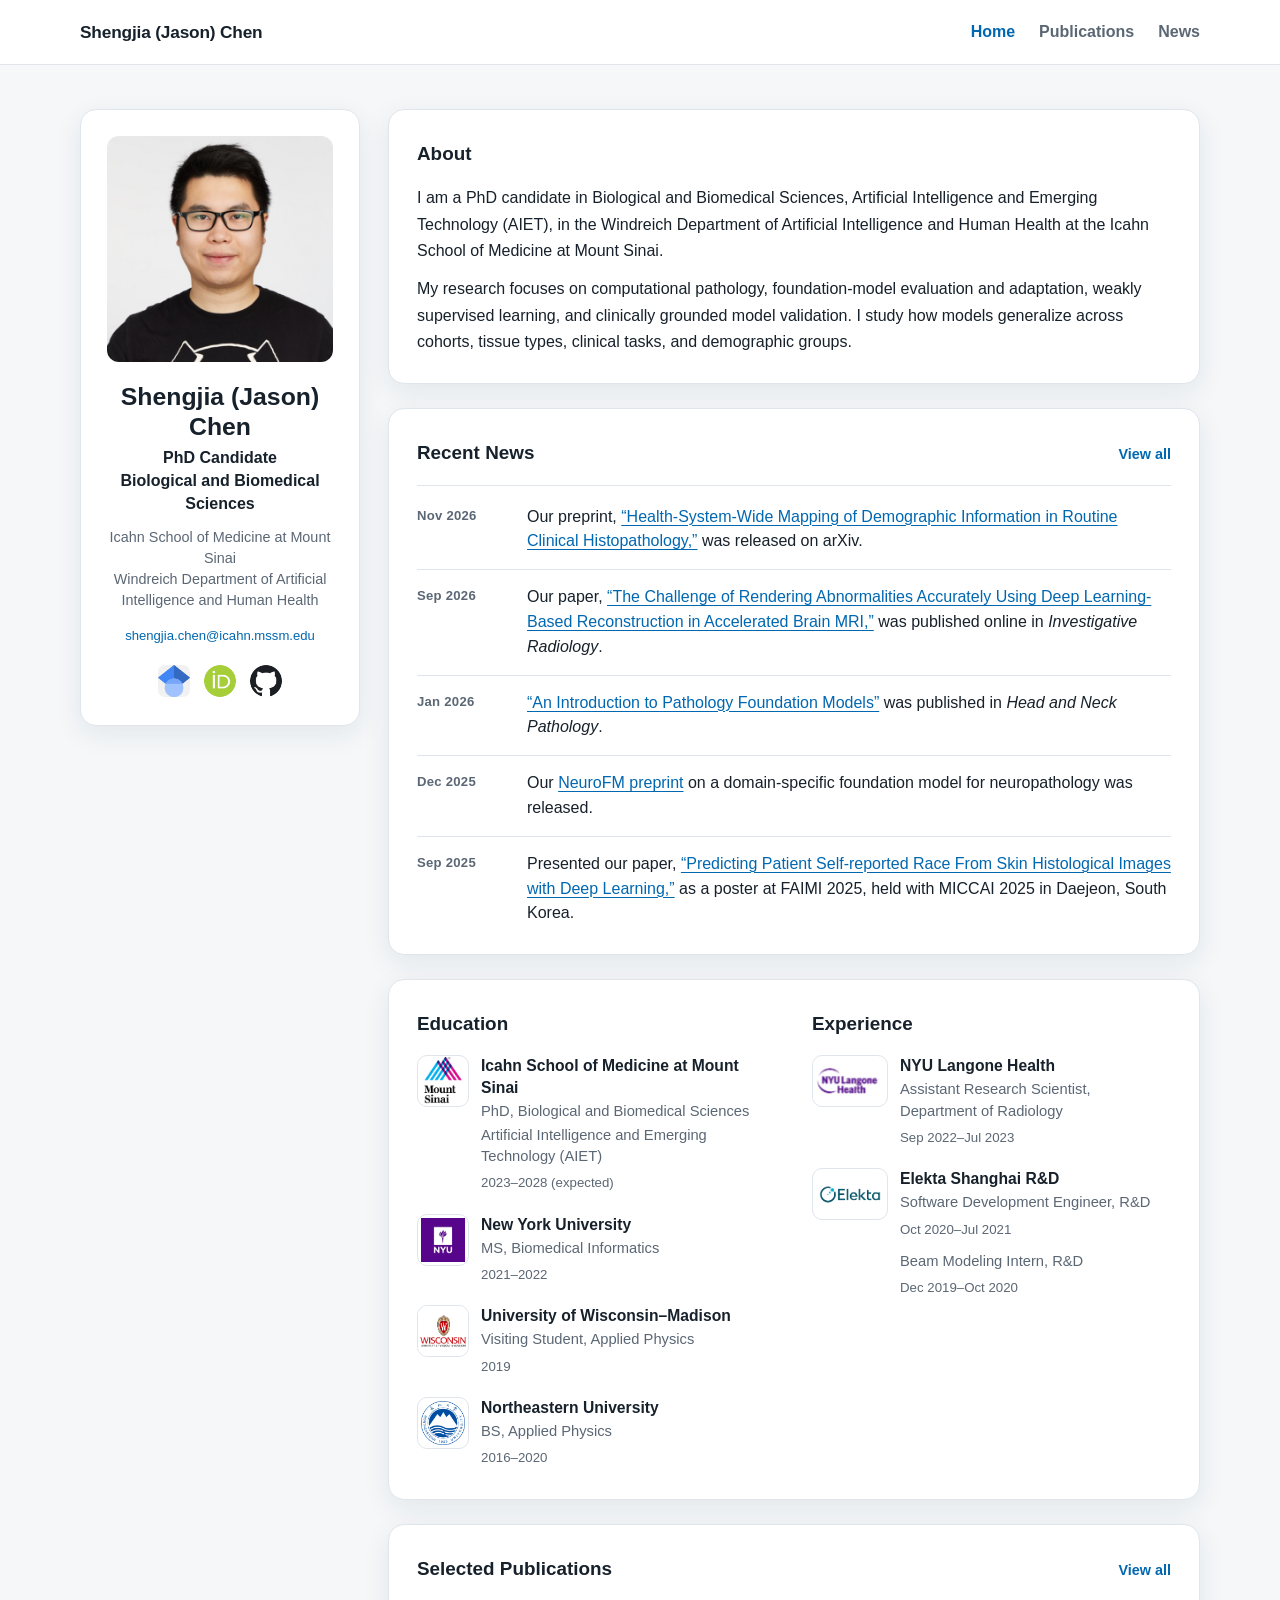
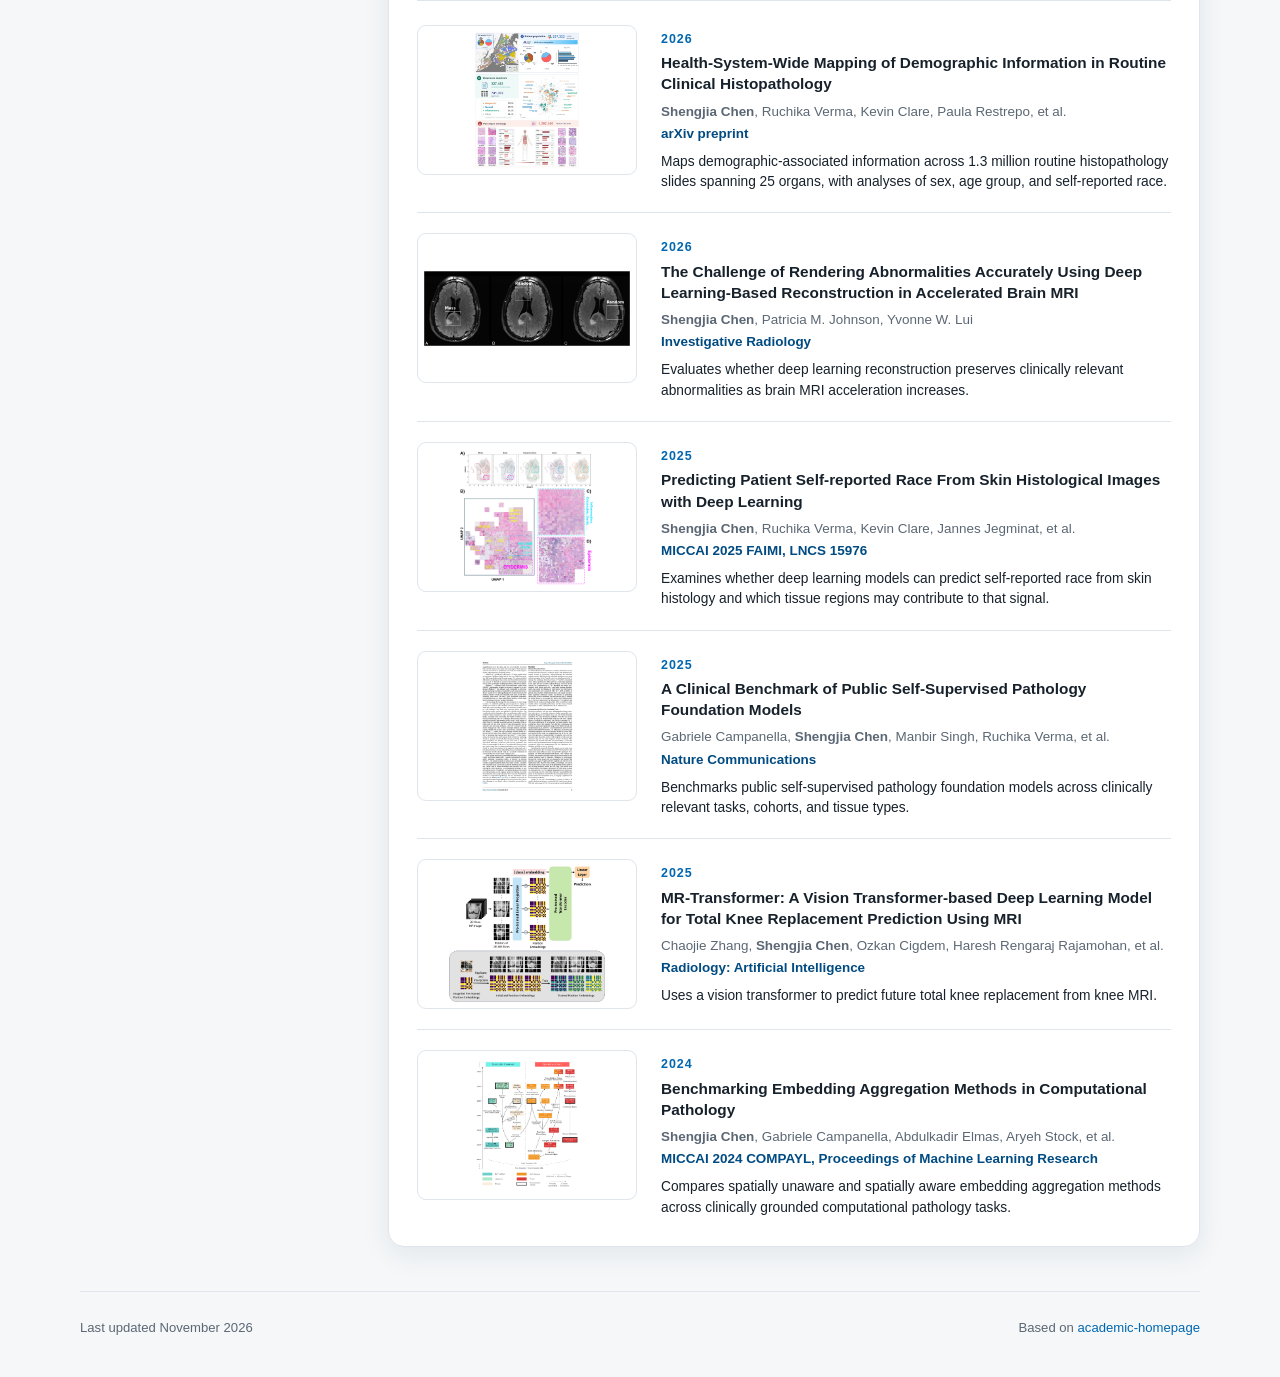
<file: index.html>
<!doctype html>
<html lang="en">
<head>
  <meta charset="utf-8">
  <meta name="viewport" content="width=device-width, initial-scale=1">
  <title>Shengjia (Jason) Chen | Medical AI &amp; Computational Pathology</title>
  <meta name="description" content="Shengjia (Jason) Chen is an AIET PhD candidate in the Windreich Department of Artificial Intelligence and Human Health at the Icahn School of Medicine at Mount Sinai.">
  <meta name="robots" content="index, follow">
  <link rel="canonical" href="https://gaskell-1206.github.io/">
  <meta property="og:type" content="profile">
  <meta property="og:title" content="Shengjia (Jason) Chen | Medical AI &amp; Computational Pathology">
  <meta property="og:description" content="PhD candidate developing and evaluating clinically grounded machine-learning methods for computational pathology, medical imaging, foundation models, and fairness in clinical AI.">
  <meta property="og:url" content="https://gaskell-1206.github.io/">
  <meta property="og:image" content="https://gaskell-1206.github.io/assets/images/headshot.jpg">
  <meta name="twitter:card" content="summary">
  <link rel="stylesheet" href="assets/css/site.css">
  <script type="application/ld+json">
  {
    "@context": "https://schema.org",
    "@type": "Person",
    "name": "Shengjia Chen",
    "alternateName": "Jason Chen",
    "url": "https://gaskell-1206.github.io/",
    "image": "https://gaskell-1206.github.io/assets/images/headshot.jpg",
    "jobTitle": "PhD Candidate",
    "description": "AIET PhD candidate in the Windreich Department of Artificial Intelligence and Human Health working on computational pathology, foundation models, weakly supervised learning, and clinically grounded model evaluation.",
    "affiliation": [
      {
        "@type": "CollegeOrUniversity",
        "name": "Icahn School of Medicine at Mount Sinai"
      },
      {
        "@type": "Organization",
        "name": "Windreich Department of Artificial Intelligence and Human Health"
      },
      {
        "@type": "Organization",
        "name": "Mount Sinai Computational Pathology Lab"
      }
    ],
    "sameAs": [
      "https://scholar.google.com/citations?user=WxidlecAAAAJ&hl=en",
      "https://orcid.org/0000-0003-1556-0679",
      "https://github.com/Gaskell-1206"
    ]
  }
  </script>
</head>
<body>
  <header class="site-header">
    <nav class="nav shell" aria-label="Primary navigation">
      <a class="brand" href="index.html">Shengjia (Jason) Chen</a>
      <div class="nav-links">
        <a aria-current="page" href="index.html">Home</a>
        <a href="publications.html">Publications</a>
        <a href="news.html">News</a>
      </div>
    </nav>
  </header>

  <main class="shell layout">
    <aside class="profile-card">
      <img class="portrait" src="assets/images/headshot.jpg" alt="Portrait of Shengjia Chen">
      <h1>Shengjia (Jason) Chen</h1>
      <p class="role">PhD Candidate<br>Biological and Biomedical Sciences</p>
      <p class="affiliation">Icahn School of Medicine at Mount Sinai<br>Windreich Department of Artificial Intelligence and Human Health</p>
      <a class="email" href="mailto:shengjia.chen@icahn.mssm.edu">shengjia.chen@icahn.mssm.edu</a>
      <div class="profile-links" aria-label="Academic profiles">
        <a class="social-icon social-icon-scholar" aria-label="Google Scholar" title="Google Scholar" href="https://scholar.google.com/citations?user=WxidlecAAAAJ&amp;hl=en" target="_blank" rel="noopener"><img src="assets/images/social/google-scholar.png" alt=""></a>
        <a class="social-icon" aria-label="ORCID" title="ORCID" href="https://orcid.org/0000-0003-1556-0679" target="_blank" rel="noopener"><img src="assets/images/social/orcid.png" alt=""></a>
        <a class="social-icon" aria-label="GitHub" title="GitHub" href="https://github.com/Gaskell-1206" target="_blank" rel="noopener"><img src="assets/images/social/github.png" alt=""></a>
      </div>
    </aside>

    <div class="content">
      <section class="card intro">
        <h2>About</h2>
        <p>I am a PhD candidate in Biological and Biomedical Sciences, Artificial Intelligence and Emerging Technology (AIET), in the Windreich Department of Artificial Intelligence and Human Health at the Icahn School of Medicine at Mount Sinai.</p>
        <p>My research focuses on computational pathology, foundation-model evaluation and adaptation, weakly supervised learning, and clinically grounded model validation. I study how models generalize across cohorts, tissue types, clinical tasks, and demographic groups.</p>
      </section>

      <section class="card">
        <div class="section-heading">
          <h2>Recent News</h2>
          <a href="news.html">View all</a>
        </div>
        <div class="news-list" aria-label="Recent research and career updates">
          <article class="news-item">
            <time datetime="2026-11-06">Nov 2026</time>
            <p>Our preprint, <a href="https://arxiv.org/abs/2611.09851" target="_blank" rel="noopener">“Health-System-Wide Mapping of Demographic Information in Routine Clinical Histopathology,”</a> was released on arXiv.</p>
          </article>
          <article class="news-item">
            <time datetime="2026-09-14">Sep 2026</time>
            <p>Our paper, <a href="https://doi.org/10.1097/RLI.0000000000001308" target="_blank" rel="noopener">“The Challenge of Rendering Abnormalities Accurately Using Deep Learning-Based Reconstruction in Accelerated Brain MRI,”</a> was published online in <em>Investigative Radiology</em>.</p>
          </article>
          <article class="news-item">
            <time datetime="2026-01">Jan 2026</time>
            <p><a href="https://doi.org/10.1007/s12105-025-01878-9" target="_blank" rel="noopener">“An Introduction to Pathology Foundation Models”</a> was published in <em>Head and Neck Pathology</em>.</p>
          </article>
          <article class="news-item">
            <time datetime="2025-12">Dec 2025</time>
            <p>Our <a href="https://arxiv.org/abs/2512.05993" target="_blank" rel="noopener">NeuroFM preprint</a> on a domain-specific foundation model for neuropathology was released.</p>
          </article>
          <article class="news-item">
            <time datetime="2025-09">Sep 2025</time>
            <p>Presented our paper, <a href="https://doi.org/10.1007/978-3-032-05870-6_11" target="_blank" rel="noopener">“Predicting Patient Self-reported Race From Skin Histological Images with Deep Learning,”</a> as a poster at FAIMI 2025, held with MICCAI 2025 in Daejeon, South Korea.</p>
          </article>
        </div>
      </section>

      <section class="card split-card">
        <div>
          <h2>Education</h2>
          <div class="education-item">
            <div class="school-logo school-logo-mount-sinai"><img src="assets/images/education/mount-sinai.png" alt="Icahn School of Medicine at Mount Sinai logo"></div>
            <div class="timeline-item">
              <h3>Icahn School of Medicine at Mount Sinai</h3>
              <p>PhD, Biological and Biomedical Sciences</p>
              <p>Artificial Intelligence and Emerging Technology (AIET)</p>
              <span>2023–2028 (expected)</span>
            </div>
          </div>
          <div class="education-item">
            <div class="school-logo"><img src="assets/images/education/nyu.png" alt="New York University logo"></div>
            <div class="timeline-item">
              <h3>New York University</h3>
              <p>MS, Biomedical Informatics</p>
              <span>2021–2022</span>
            </div>
          </div>
          <div class="education-item">
            <div class="school-logo school-logo-wisconsin"><img src="assets/images/education/wisconsin-madison.png" alt="University of Wisconsin–Madison logo"></div>
            <div class="timeline-item">
              <h3>University of Wisconsin–Madison</h3>
              <p>Visiting Student, Applied Physics</p>
              <span>2019</span>
            </div>
          </div>
          <div class="education-item">
            <div class="school-logo"><img src="assets/images/education/northeastern.png" alt="Northeastern University logo"></div>
            <div class="timeline-item">
              <h3>Northeastern University</h3>
              <p>BS, Applied Physics</p>
              <span>2016–2020</span>
            </div>
          </div>
        </div>
        <div>
          <h2>Experience</h2>
          <div class="experience-item">
            <div class="organization-logo organization-logo-nyu-langone"><img src="assets/images/experience/nyu-langone.png" alt="NYU Langone Health logo"></div>
            <div class="timeline-item">
              <h3>NYU Langone Health</h3>
              <p>Assistant Research Scientist, Department of Radiology</p>
              <span>Sep 2022–Jul 2023</span>
            </div>
          </div>
          <div class="experience-item">
            <div class="organization-logo"><img src="assets/images/experience/elekta.png" alt="Elekta logo"></div>
            <div class="timeline-item">
              <h3>Elekta Shanghai R&amp;D</h3>
              <div class="timeline-role">
                <p>Software Development Engineer, R&amp;D</p>
                <span>Oct 2020–Jul 2021</span>
              </div>
              <div class="timeline-role">
                <p>Beam Modeling Intern, R&amp;D</p>
                <span>Dec 2019–Oct 2020</span>
              </div>
            </div>
          </div>
        </div>
      </section>

      <section class="card">
        <div class="section-heading">
          <h2>Selected Publications</h2>
          <a href="publications.html">View all</a>
        </div>
        <article class="publication featured">
          <img src="assets/images/publications/demographic-histopathology.jpg" alt="Map of the Mount Sinai Health System patient population and cohort demographic distributions">
          <div><span class="year">2026</span><h3><a href="https://arxiv.org/abs/2611.09851" target="_blank" rel="noopener">Health-System-Wide Mapping of Demographic Information in Routine Clinical Histopathology</a></h3><p class="authors"><strong>Shengjia Chen</strong>, Ruchika Verma, Kevin Clare, Paula Restrepo, et al.</p><p class="venue">arXiv preprint</p><p class="summary">Maps demographic-associated information across 1.3 million routine histopathology slides spanning 25 organs, with analyses of sex, age group, and self-reported race.</p></div>
        </article>
        <article class="publication featured">
          <img src="assets/images/publications/accelerated-brain-mri-figure1.jpg" alt="Complete three-panel figure showing an annotated brain MRI abnormality and two randomly selected comparison regions">
          <div><span class="year">2026</span><h3><a href="https://doi.org/10.1097/RLI.0000000000001308" target="_blank" rel="noopener">The Challenge of Rendering Abnormalities Accurately Using Deep Learning-Based Reconstruction in Accelerated Brain MRI</a></h3><p class="authors"><strong>Shengjia Chen</strong>, Patricia M. Johnson, Yvonne W. Lui</p><p class="venue">Investigative Radiology</p><p class="summary">Evaluates whether deep learning reconstruction preserves clinically relevant abnormalities as brain MRI acceleration increases.</p></div>
        </article>
        <article class="publication featured">
          <img src="assets/images/publications/saif-skin-cover.png" alt="Histology-tile UMAP highlighting inflammation-related and epidermal regions">
          <div><span class="year">2025</span><h3><a href="https://doi.org/10.1007/978-3-032-05870-6_11" target="_blank" rel="noopener">Predicting Patient Self-reported Race From Skin Histological Images with Deep Learning</a></h3><p class="authors"><strong>Shengjia Chen</strong>, Ruchika Verma, Kevin Clare, Jannes Jegminat, et al.</p><p class="venue">MICCAI 2025 FAIMI, LNCS 15976</p><p class="summary">Examines whether deep learning models can predict self-reported race from skin histology and which tissue regions may contribute to that signal.</p></div>
        </article>
        <article class="publication featured">
          <img src="assets/images/publications/fm-clinical-benchmark.jpg" alt="Pathology foundation-model benchmark visualization">
          <div><span class="year">2025</span><h3><a href="https://doi.org/10.1038/s41467-025-58796-1" target="_blank" rel="noopener">A Clinical Benchmark of Public Self-Supervised Pathology Foundation Models</a></h3><p class="authors">Gabriele Campanella, <strong>Shengjia Chen</strong>, Manbir Singh, Ruchika Verma, et al.</p><p class="venue">Nature Communications</p><p class="summary">Benchmarks public self-supervised pathology foundation models across clinically relevant tasks, cohorts, and tissue types.</p></div>
        </article>
        <article class="publication featured">
          <img src="assets/images/publications/mr-transformer.jpg" alt="MR-Transformer architecture for knee MRI-based total knee replacement prediction">
          <div><span class="year">2025</span><h3><a href="https://doi.org/10.1148/ryai.240373" target="_blank" rel="noopener">MR-Transformer: A Vision Transformer-based Deep Learning Model for Total Knee Replacement Prediction Using MRI</a></h3><p class="authors">Chaojie Zhang, <strong>Shengjia Chen</strong>, Ozkan Cigdem, Haresh Rengaraj Rajamohan, et al.</p><p class="venue">Radiology: Artificial Intelligence</p><p class="summary">Uses a vision transformer to predict future total knee replacement from knee MRI.</p></div>
        </article>
        <article class="publication featured">
          <img src="assets/images/publications/aggregation-methods-figure1.png" alt="Timeline of spatially unaware and spatially aware embedding aggregation methods">
          <div><span class="year">2024</span><h3><a href="https://proceedings.mlr.press/v254/chen24a.html" target="_blank" rel="noopener">Benchmarking Embedding Aggregation Methods in Computational Pathology</a></h3><p class="authors"><strong>Shengjia Chen</strong>, Gabriele Campanella, Abdulkadir Elmas, Aryeh Stock, et al.</p><p class="venue">MICCAI 2024 COMPAYL, Proceedings of Machine Learning Research</p><p class="summary">Compares spatially unaware and spatially aware embedding aggregation methods across clinically grounded computational pathology tasks.</p></div>
        </article>
      </section>
    </div>
  </main>

  <footer class="footer shell">
    <span>Last updated November 2026</span>
    <span>Based on <a href="https://github.com/luost26/academic-homepage" target="_blank" rel="noopener">academic-homepage</a></span>
  </footer>
</body>
</html>
</file>
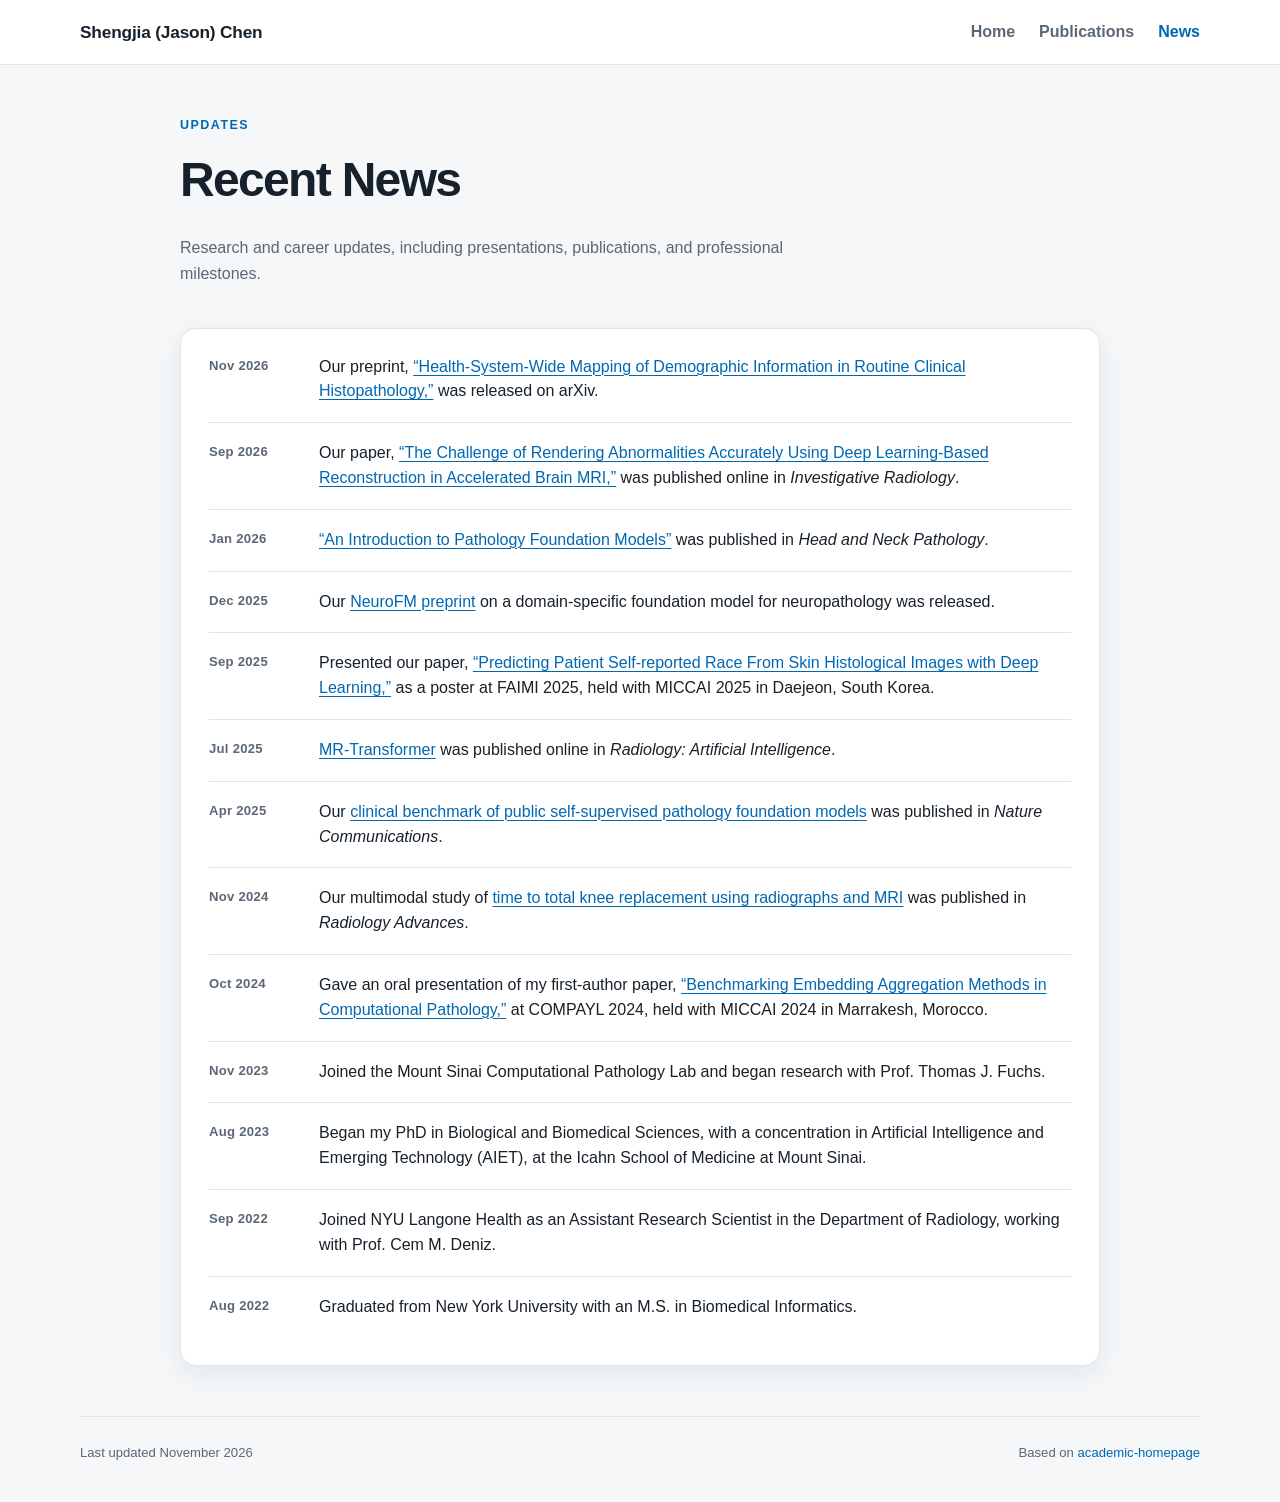
<file: news.html>
<!doctype html>
<html lang="en">
<head>
  <meta charset="utf-8">
  <meta name="viewport" content="width=device-width, initial-scale=1">
  <title>Recent News · Shengjia (Jason) Chen</title>
  <meta name="description" content="Research and career updates from Shengjia Chen, including presentations, publications, and professional milestones.">
  <meta name="robots" content="index, follow">
  <link rel="canonical" href="https://gaskell-1206.github.io/news.html">
  <meta property="og:type" content="website">
  <meta property="og:title" content="Recent News · Shengjia (Jason) Chen">
  <meta property="og:description" content="Research and career updates from Shengjia Chen.">
  <meta property="og:url" content="https://gaskell-1206.github.io/news.html">
  <meta property="og:image" content="https://gaskell-1206.github.io/assets/images/headshot.jpg">
  <meta name="twitter:card" content="summary">
  <link rel="stylesheet" href="assets/css/site.css">
  <script type="application/ld+json">
  {
    "@context": "https://schema.org",
    "@type": "CollectionPage",
    "name": "Recent News · Shengjia (Jason) Chen",
    "url": "https://gaskell-1206.github.io/news.html",
    "description": "Research and career updates from Shengjia Chen, including presentations, publications, and professional milestones.",
    "author": {
      "@type": "Person",
      "name": "Shengjia Chen",
      "alternateName": "Jason Chen",
      "url": "https://gaskell-1206.github.io/"
    }
  }
  </script>
</head>
<body>
  <header class="site-header">
    <nav class="nav shell" aria-label="Primary navigation">
      <a class="brand" href="index.html">Shengjia (Jason) Chen</a>
      <div class="nav-links">
        <a href="index.html">Home</a>
        <a href="publications.html">Publications</a>
        <a aria-current="page" href="news.html">News</a>
      </div>
    </nav>
  </header>

  <main class="shell news-page">
    <header class="page-heading">
      <p class="eyebrow">Updates</p>
      <h1>Recent News</h1>
      <p>Research and career updates, including presentations, publications, and professional milestones.</p>
    </header>

    <section class="card news-feed" aria-label="News archive">
      <div class="news-list">
        <article class="news-item">
          <time datetime="2026-11-06">Nov 2026</time>
          <p>Our preprint, <a href="https://arxiv.org/abs/2611.09851" target="_blank" rel="noopener">“Health-System-Wide Mapping of Demographic Information in Routine Clinical Histopathology,”</a> was released on arXiv.</p>
        </article>
        <article class="news-item">
          <time datetime="2026-09-14">Sep 2026</time>
          <p>Our paper, <a href="https://doi.org/10.1097/RLI.0000000000001308" target="_blank" rel="noopener">“The Challenge of Rendering Abnormalities Accurately Using Deep Learning-Based Reconstruction in Accelerated Brain MRI,”</a> was published online in <em>Investigative Radiology</em>.</p>
        </article>
        <article class="news-item">
          <time datetime="2026-01">Jan 2026</time>
          <p><a href="https://doi.org/10.1007/s12105-025-01878-9" target="_blank" rel="noopener">“An Introduction to Pathology Foundation Models”</a> was published in <em>Head and Neck Pathology</em>.</p>
        </article>
        <article class="news-item">
          <time datetime="2025-12">Dec 2025</time>
          <p>Our <a href="https://arxiv.org/abs/2512.05993" target="_blank" rel="noopener">NeuroFM preprint</a> on a domain-specific foundation model for neuropathology was released.</p>
        </article>
        <article class="news-item">
          <time datetime="2025-09">Sep 2025</time>
          <p>Presented our paper, <a href="https://doi.org/10.1007/978-3-032-05870-6_11" target="_blank" rel="noopener">“Predicting Patient Self-reported Race From Skin Histological Images with Deep Learning,”</a> as a poster at FAIMI 2025, held with MICCAI 2025 in Daejeon, South Korea.</p>
        </article>
        <article class="news-item">
          <time datetime="2025-07">Jul 2025</time>
          <p><a href="https://doi.org/10.1148/ryai.240373" target="_blank" rel="noopener">MR-Transformer</a> was published online in <em>Radiology: Artificial Intelligence</em>.</p>
        </article>
        <article class="news-item">
          <time datetime="2025-04">Apr 2025</time>
          <p>Our <a href="https://doi.org/10.1038/s41467-025-58796-1" target="_blank" rel="noopener">clinical benchmark of public self-supervised pathology foundation models</a> was published in <em>Nature Communications</em>.</p>
        </article>
        <article class="news-item">
          <time datetime="2024-11">Nov 2024</time>
          <p>Our multimodal study of <a href="https://doi.org/10.1093/radadv/umae030" target="_blank" rel="noopener">time to total knee replacement using radiographs and MRI</a> was published in <em>Radiology Advances</em>.</p>
        </article>
        <article class="news-item">
          <time datetime="2024-10">Oct 2024</time>
          <p>Gave an oral presentation of my first-author paper, <a href="https://proceedings.mlr.press/v254/chen24a.html" target="_blank" rel="noopener">“Benchmarking Embedding Aggregation Methods in Computational Pathology,”</a> at COMPAYL 2024, held with MICCAI 2024 in Marrakesh, Morocco.</p>
        </article>
        <article class="news-item">
          <time datetime="2023-11">Nov 2023</time>
          <p>Joined the Mount Sinai Computational Pathology Lab and began research with Prof. Thomas J. Fuchs.</p>
        </article>
        <article class="news-item">
          <time datetime="2023-08">Aug 2023</time>
          <p>Began my PhD in Biological and Biomedical Sciences, with a concentration in Artificial Intelligence and Emerging Technology (AIET), at the Icahn School of Medicine at Mount Sinai.</p>
        </article>
        <article class="news-item">
          <time datetime="2022-09">Sep 2022</time>
          <p>Joined NYU Langone Health as an Assistant Research Scientist in the Department of Radiology, working with Prof. Cem M. Deniz.</p>
        </article>
        <article class="news-item">
          <time datetime="2022-08">Aug 2022</time>
          <p>Graduated from New York University with an M.S. in Biomedical Informatics.</p>
        </article>
      </div>
    </section>
  </main>

  <footer class="footer shell">
    <span>Last updated November 2026</span>
    <span>Based on <a href="https://github.com/luost26/academic-homepage" target="_blank" rel="noopener">academic-homepage</a></span>
  </footer>
</body>
</html>
</file>
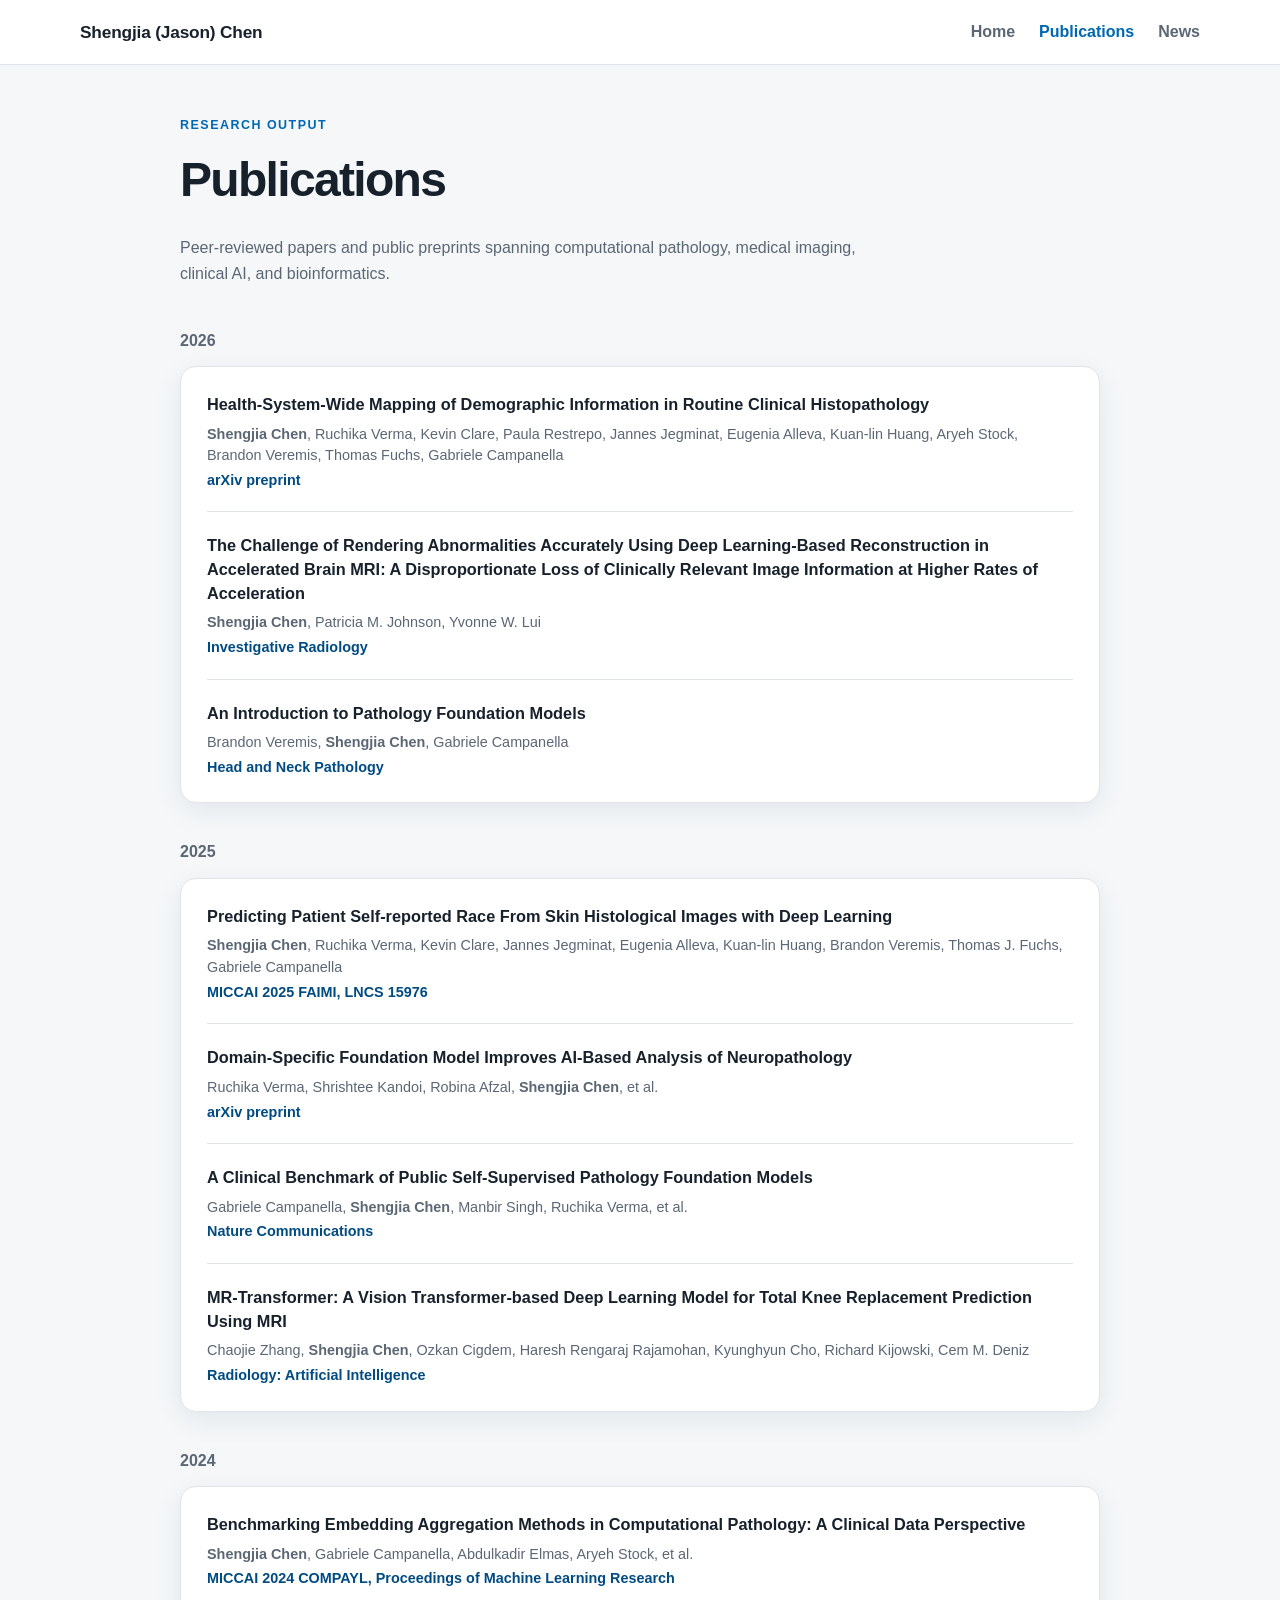
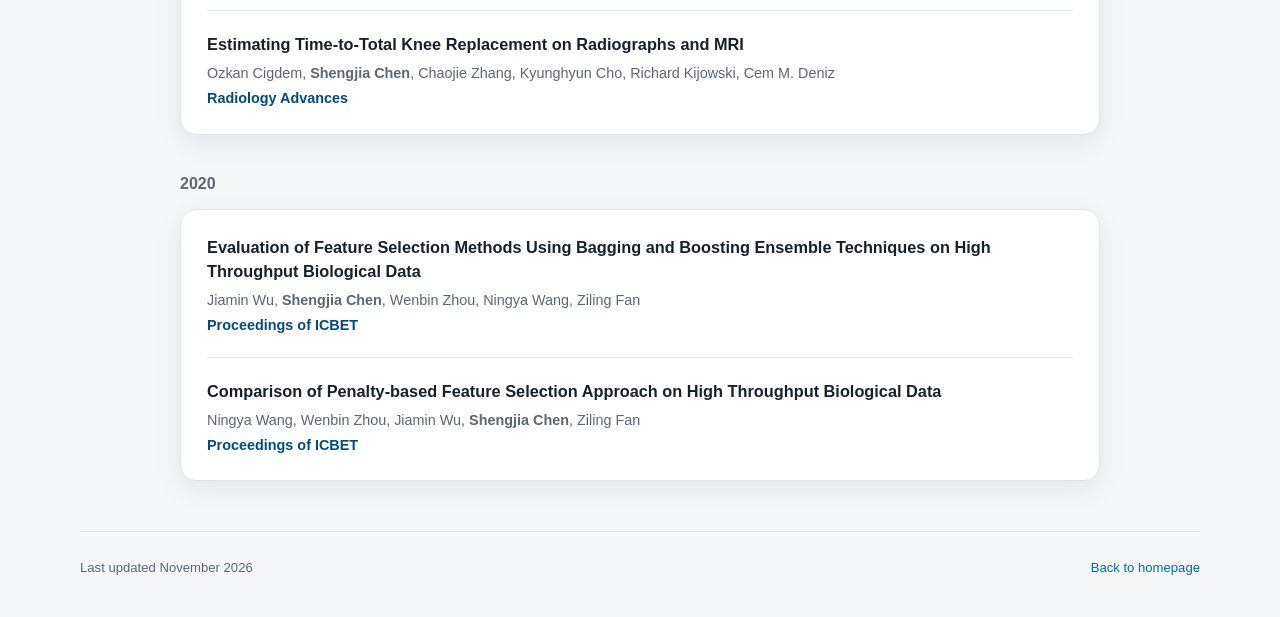
<file: publications.html>
<!doctype html>
<html lang="en">
<head>
  <meta charset="utf-8">
  <meta name="viewport" content="width=device-width, initial-scale=1">
  <title>Publications · Shengjia (Jason) Chen</title>
  <meta name="description" content="Publications by Shengjia Chen in computational pathology, medical imaging, clinical AI, and bioinformatics.">
  <meta name="robots" content="index, follow">
  <link rel="canonical" href="https://gaskell-1206.github.io/publications.html">
  <meta property="og:type" content="website">
  <meta property="og:title" content="Publications · Shengjia (Jason) Chen">
  <meta property="og:description" content="Peer-reviewed papers and public preprints by Shengjia Chen in computational pathology, medical imaging, clinical AI, and bioinformatics.">
  <meta property="og:url" content="https://gaskell-1206.github.io/publications.html">
  <meta property="og:image" content="https://gaskell-1206.github.io/assets/images/headshot.jpg">
  <meta name="twitter:card" content="summary">
  <link rel="stylesheet" href="assets/css/site.css">
  <script type="application/ld+json">
  {
    "@context": "https://schema.org",
    "@type": "CollectionPage",
    "name": "Publications · Shengjia (Jason) Chen",
    "url": "https://gaskell-1206.github.io/publications.html",
    "description": "Peer-reviewed papers and public preprints by Shengjia Chen in computational pathology, medical imaging, clinical AI, and bioinformatics.",
    "about": {
      "@type": "Person",
      "name": "Shengjia Chen",
      "alternateName": "Jason Chen",
      "url": "https://gaskell-1206.github.io/"
    }
  }
  </script>
</head>
<body>
  <header class="site-header">
    <nav class="nav shell" aria-label="Primary navigation">
      <a class="brand" href="index.html">Shengjia (Jason) Chen</a>
      <div class="nav-links">
        <a href="index.html">Home</a>
        <a aria-current="page" href="publications.html">Publications</a>
        <a href="news.html">News</a>
      </div>
    </nav>
  </header>

  <main class="shell publications-page">
    <header class="page-heading">
      <p class="eyebrow">Research output</p>
      <h1>Publications</h1>
      <p>Peer-reviewed papers and public preprints spanning computational pathology, medical imaging, clinical AI, and bioinformatics.</p>
    </header>

    <section aria-labelledby="year-2026">
      <h2 class="year-heading" id="year-2026">2026</h2>
      <div class="card publication-list">
        <article class="publication"><div><h3><a href="https://arxiv.org/abs/2611.09851" target="_blank" rel="noopener">Health-System-Wide Mapping of Demographic Information in Routine Clinical Histopathology</a></h3><p><strong>Shengjia Chen</strong>, Ruchika Verma, Kevin Clare, Paula Restrepo, Jannes Jegminat, Eugenia Alleva, Kuan-lin Huang, Aryeh Stock, Brandon Veremis, Thomas Fuchs, Gabriele Campanella</p><p class="venue">arXiv preprint</p></div></article>
        <article class="publication"><div><h3><a href="https://doi.org/10.1097/RLI.0000000000001308" target="_blank" rel="noopener">The Challenge of Rendering Abnormalities Accurately Using Deep Learning-Based Reconstruction in Accelerated Brain MRI: A Disproportionate Loss of Clinically Relevant Image Information at Higher Rates of Acceleration</a></h3><p><strong>Shengjia Chen</strong>, Patricia M. Johnson, Yvonne W. Lui</p><p class="venue">Investigative Radiology</p></div></article>
        <article class="publication"><div><h3><a href="https://doi.org/10.1007/s12105-025-01878-9" target="_blank" rel="noopener">An Introduction to Pathology Foundation Models</a></h3><p>Brandon Veremis, <strong>Shengjia Chen</strong>, Gabriele Campanella</p><p class="venue">Head and Neck Pathology</p></div></article>
      </div>
    </section>

    <section aria-labelledby="year-2025">
      <h2 class="year-heading" id="year-2025">2025</h2>
      <div class="card publication-list">
        <article class="publication"><div><h3><a href="https://doi.org/10.1007/978-3-032-05870-6_11" target="_blank" rel="noopener">Predicting Patient Self-reported Race From Skin Histological Images with Deep Learning</a></h3><p><strong>Shengjia Chen</strong>, Ruchika Verma, Kevin Clare, Jannes Jegminat, Eugenia Alleva, Kuan-lin Huang, Brandon Veremis, Thomas J. Fuchs, Gabriele Campanella</p><p class="venue">MICCAI 2025 FAIMI, LNCS 15976</p></div></article>
        <article class="publication"><div><h3><a href="https://arxiv.org/abs/2512.05993" target="_blank" rel="noopener">Domain-Specific Foundation Model Improves AI-Based Analysis of Neuropathology</a></h3><p>Ruchika Verma, Shrishtee Kandoi, Robina Afzal, <strong>Shengjia Chen</strong>, et al.</p><p class="venue">arXiv preprint</p></div></article>
        <article class="publication"><div><h3><a href="https://doi.org/10.1038/s41467-025-58796-1" target="_blank" rel="noopener">A Clinical Benchmark of Public Self-Supervised Pathology Foundation Models</a></h3><p>Gabriele Campanella, <strong>Shengjia Chen</strong>, Manbir Singh, Ruchika Verma, et al.</p><p class="venue">Nature Communications</p></div></article>
        <article class="publication"><div><h3><a href="https://doi.org/10.1148/ryai.240373" target="_blank" rel="noopener">MR-Transformer: A Vision Transformer-based Deep Learning Model for Total Knee Replacement Prediction Using MRI</a></h3><p>Chaojie Zhang, <strong>Shengjia Chen</strong>, Ozkan Cigdem, Haresh Rengaraj Rajamohan, Kyunghyun Cho, Richard Kijowski, Cem M. Deniz</p><p class="venue">Radiology: Artificial Intelligence</p></div></article>
      </div>
    </section>

    <section aria-labelledby="year-2024">
      <h2 class="year-heading" id="year-2024">2024</h2>
      <div class="card publication-list">
        <article class="publication"><div><h3><a href="https://proceedings.mlr.press/v254/chen24a.html" target="_blank" rel="noopener">Benchmarking Embedding Aggregation Methods in Computational Pathology: A Clinical Data Perspective</a></h3><p><strong>Shengjia Chen</strong>, Gabriele Campanella, Abdulkadir Elmas, Aryeh Stock, et al.</p><p class="venue">MICCAI 2024 COMPAYL, Proceedings of Machine Learning Research</p></div></article>
        <article class="publication"><div><h3><a href="https://doi.org/10.1093/radadv/umae030" target="_blank" rel="noopener">Estimating Time-to-Total Knee Replacement on Radiographs and MRI</a></h3><p>Ozkan Cigdem, <strong>Shengjia Chen</strong>, Chaojie Zhang, Kyunghyun Cho, Richard Kijowski, Cem M. Deniz</p><p class="venue">Radiology Advances</p></div></article>
      </div>
    </section>

    <section aria-labelledby="year-2020">
      <h2 class="year-heading" id="year-2020">2020</h2>
      <div class="card publication-list">
        <article class="publication"><div><h3><a href="https://doi.org/10.1145/3397391.3397403" target="_blank" rel="noopener">Evaluation of Feature Selection Methods Using Bagging and Boosting Ensemble Techniques on High Throughput Biological Data</a></h3><p>Jiamin Wu, <strong>Shengjia Chen</strong>, Wenbin Zhou, Ningya Wang, Ziling Fan</p><p class="venue">Proceedings of ICBET</p></div></article>
        <article class="publication"><div><h3><a href="https://doi.org/10.1145/3397391.3397404" target="_blank" rel="noopener">Comparison of Penalty-based Feature Selection Approach on High Throughput Biological Data</a></h3><p>Ningya Wang, Wenbin Zhou, Jiamin Wu, <strong>Shengjia Chen</strong>, Ziling Fan</p><p class="venue">Proceedings of ICBET</p></div></article>
      </div>
    </section>
  </main>

  <footer class="footer shell">
    <span>Last updated November 2026</span>
    <a href="index.html">Back to homepage</a>
  </footer>
</body>
</html>
</file>
<file: assets/css/site.css>
:root {
  color-scheme: light;
  --ink: #17212b;
  --muted: #5b6774;
  --blue: #0067b1;
  --blue-dark: #004b82;
  --line: #dfe5eb;
  --surface: #ffffff;
  --background: #f5f7f9;
  --shadow: 0 8px 28px rgba(30, 48, 70, 0.08);
}

* { box-sizing: border-box; }

html { scroll-behavior: smooth; }

body {
  margin: 0;
  color: var(--ink);
  background: var(--background);
  font-family: -apple-system, BlinkMacSystemFont, "Segoe UI", Helvetica, Arial, sans-serif;
  font-size: 16px;
  line-height: 1.65;
}

a { color: var(--blue); text-decoration: none; }
a:hover, a:focus-visible { color: var(--blue-dark); text-decoration: underline; }

.shell { width: min(1120px, calc(100% - 40px)); margin-inline: auto; }

.site-header {
  position: sticky;
  top: 0;
  z-index: 10;
  background: rgba(255, 255, 255, 0.94);
  border-bottom: 1px solid var(--line);
  backdrop-filter: blur(14px);
}

.nav { min-height: 64px; display: flex; align-items: center; justify-content: space-between; gap: 24px; }
.brand { color: var(--ink); font-size: 1.08rem; font-weight: 750; letter-spacing: -0.01em; }
.brand:hover { color: var(--ink); text-decoration: none; }
.nav-links { display: flex; gap: 24px; }
.nav-links a { color: var(--muted); font-weight: 600; }
.nav-links a[aria-current="page"] { color: var(--blue); }

.layout { display: grid; grid-template-columns: 280px minmax(0, 1fr); gap: 28px; padding-block: 44px; align-items: start; }

.profile-card, .card {
  background: var(--surface);
  border: 1px solid var(--line);
  border-radius: 16px;
  box-shadow: var(--shadow);
}

.profile-card { position: sticky; top: 92px; padding: 26px; text-align: center; }
.portrait { display: block; width: 100%; aspect-ratio: 1; object-fit: cover; border-radius: 12px; }
.profile-card h1 { margin: 20px 0 4px; font-size: 1.55rem; line-height: 1.2; }
.role { margin: 0 0 12px; color: var(--ink); font-weight: 600; line-height: 1.45; }
.affiliation { margin: 0 0 14px; color: var(--muted); font-size: 0.9rem; line-height: 1.45; }
.email { display: block; font-size: 0.82rem; overflow-wrap: anywhere; }
.profile-links { display: flex; flex-wrap: wrap; justify-content: center; gap: 10px; margin-top: 17px; }
.social-icon { display: inline-grid; place-items: center; width: 36px; height: 36px; border-radius: 50%; transition: transform 150ms ease, box-shadow 150ms ease; }
.social-icon img { display: block; width: 32px; height: 32px; object-fit: cover; border-radius: 50%; }
.social-icon-scholar img { border-radius: 7px; }
.social-icon:hover, .social-icon:focus-visible { text-decoration: none; transform: translateY(-1px); box-shadow: 0 4px 12px rgba(30, 48, 70, 0.18); }

.content { display: grid; gap: 24px; }
.card { padding: 28px; }
.card h2 { margin: 0 0 16px; font-size: 1.18rem; }
.intro p { margin: 0 0 12px; }
.intro p:last-child { margin-bottom: 0; }

.split-card { display: grid; grid-template-columns: 1fr 1fr; gap: 36px; }
.education-item { display: grid; grid-template-columns: 52px minmax(0, 1fr); gap: 12px; align-items: start; margin-bottom: 18px; }
.education-item:last-child { margin-bottom: 0; }
.education-item .timeline-item { margin-bottom: 0; }
.school-logo { display: grid; place-items: center; width: 52px; height: 52px; padding: 3px; overflow: hidden; background: #fff; border: 1px solid var(--line); border-radius: 10px; }
.school-logo img { display: block; width: 100%; height: 100%; object-fit: contain; }
.school-logo-mount-sinai img { transform: scale(1.85); }
.school-logo-wisconsin img { transform: scale(1.75); }
.experience-item { display: grid; grid-template-columns: 76px minmax(0, 1fr); gap: 12px; align-items: start; margin-bottom: 18px; }
.experience-item:last-child { margin-bottom: 0; }
.experience-item .timeline-item { margin-bottom: 0; }
.organization-logo { display: grid; place-items: center; width: 76px; height: 52px; padding: 4px; overflow: hidden; background: #fff; border: 1px solid var(--line); border-radius: 10px; }
.organization-logo img { display: block; width: 100%; height: 100%; object-fit: contain; }
.organization-logo-nyu-langone img { transform: translateX(-4%) scale(1.18); transform-origin: center; }
.timeline-item { margin-bottom: 18px; }
.timeline-item:last-child { margin-bottom: 0; }
.timeline-item h3 { margin: 0; font-size: 0.98rem; line-height: 1.4; }
.timeline-item p { margin: 2px 0; color: var(--muted); font-size: 0.92rem; line-height: 1.45; }
.timeline-item span { color: var(--muted); font-size: 0.83rem; }
.timeline-role + .timeline-role { margin-top: 9px; }

.section-heading { display: flex; justify-content: space-between; align-items: baseline; gap: 18px; border-bottom: 1px solid var(--line); margin-bottom: 4px; }
.section-heading a { font-size: 0.9rem; font-weight: 600; }
.template-note { margin: 14px 0 2px; color: var(--muted); font-size: 0.88rem; }
.news-list { display: grid; }
.news-item { display: grid; grid-template-columns: 92px minmax(0, 1fr); gap: 18px; padding: 15px 0; border-bottom: 1px solid var(--line); }
.news-item:last-child { border-bottom: 0; padding-bottom: 0; }
.news-item time { color: var(--muted); font-size: 0.82rem; font-weight: 700; letter-spacing: 0.02em; }
.news-item p { margin: 0; font-size: 1rem; line-height: 1.55; }
.news-item a { color: var(--blue); text-decoration: underline; text-decoration-thickness: 1px; text-underline-offset: 0.16em; }
.news-item a:hover, .news-item a:focus-visible { color: var(--blue-dark); text-decoration-thickness: 2px; }
.publication { padding: 20px 0; border-bottom: 1px solid var(--line); }
.publication:last-child { border-bottom: 0; padding-bottom: 0; }
.publication h3 { margin: 2px 0 7px; font-size: 1.02rem; line-height: 1.45; }
.publication h3 a { color: var(--ink); }
.publication p { margin: 0; color: var(--muted); font-size: 0.9rem; line-height: 1.5; }
.publication .venue { margin-top: 3px; color: var(--blue-dark); font-weight: 600; }
.featured { display: grid; grid-template-columns: 220px minmax(0, 1fr); gap: 24px; align-items: start; }
.featured img { width: 220px; height: 150px; object-fit: contain; padding: 6px; background: #fff; border-radius: 9px; border: 1px solid var(--line); }
.featured h3 { margin-top: 1px; font-size: 0.96rem; line-height: 1.38; }
.featured .authors,
.featured .venue { font-size: 0.84rem; line-height: 1.42; }
.featured .summary { margin-top: 9px; color: var(--ink); font-size: 0.86rem; line-height: 1.48; }
.year { color: var(--blue); font-size: 0.78rem; font-weight: 750; letter-spacing: 0.08em; }

.publications-page { max-width: 920px; padding-block: 50px; }
.page-heading { margin-bottom: 40px; }
.page-heading h1 { margin: 0; font-size: clamp(2rem, 5vw, 3rem); letter-spacing: -0.035em; }
.page-heading p:last-child { max-width: 680px; color: var(--muted); }
.eyebrow { margin: 0 0 4px; color: var(--blue); font-size: 0.78rem; font-weight: 800; letter-spacing: 0.12em; text-transform: uppercase; }
.year-heading { margin: 36px 0 12px; font-size: 1rem; color: var(--muted); }
.publication-list { padding: 4px 26px 24px; }

.news-page, .post-page { max-width: 920px; padding-block: 50px; }
.news-feed { padding: 8px 28px 28px; }
.news-feed .news-item { padding-block: 18px; }
.post-card { padding: clamp(24px, 5vw, 46px); }
.post-header { padding-bottom: 22px; border-bottom: 1px solid var(--line); }
.post-header h1 { margin: 5px 0 8px; font-size: clamp(1.9rem, 5vw, 2.8rem); line-height: 1.18; letter-spacing: -0.025em; }
.post-meta { margin: 0; color: var(--muted); font-size: 0.9rem; }
.post-body { max-width: 720px; padding-top: 18px; }
.post-body p { margin: 0 0 16px; }
.post-body p:last-child { margin-bottom: 0; }
.post-links { display: flex; flex-wrap: wrap; gap: 12px; margin-top: 24px; }
.post-links a { font-weight: 650; }
.back-link { display: inline-block; margin-bottom: 18px; font-size: 0.9rem; font-weight: 650; }

.footer { display: flex; justify-content: space-between; gap: 20px; padding-block: 25px 38px; border-top: 1px solid var(--line); color: var(--muted); font-size: 0.82rem; }

@media (max-width: 800px) {
  .layout { grid-template-columns: 1fr; padding-block: 28px; }
  .profile-card { position: static; display: grid; grid-template-columns: 110px 1fr; column-gap: 20px; text-align: left; }
  .portrait { grid-row: 1 / 7; }
  .profile-card h1 { margin-top: 0; }
  .profile-links { justify-content: flex-start; }
  .split-card { grid-template-columns: 1fr; }
}

@media (max-width: 540px) {
  .shell { width: min(100% - 24px, 1120px); }
  .nav { min-height: 58px; flex-direction: column; align-items: flex-start; gap: 5px; padding-block: 9px; }
  .nav-links { gap: 14px; }
  .layout { gap: 16px; }
  .profile-card { display: block; text-align: center; padding: 20px; }
  .portrait { width: 150px; margin-inline: auto; border-radius: 50%; }
  .profile-links { justify-content: center; }
  .card { padding: 22px; border-radius: 13px; }
  .featured { grid-template-columns: 1fr; }
  .featured img { width: 100%; height: 220px; }
  .section-heading { align-items: flex-start; }
  .news-item { grid-template-columns: 1fr; gap: 3px; }
  .news-feed { padding-inline: 22px; }
  .footer { flex-direction: column; }
}
</file>
